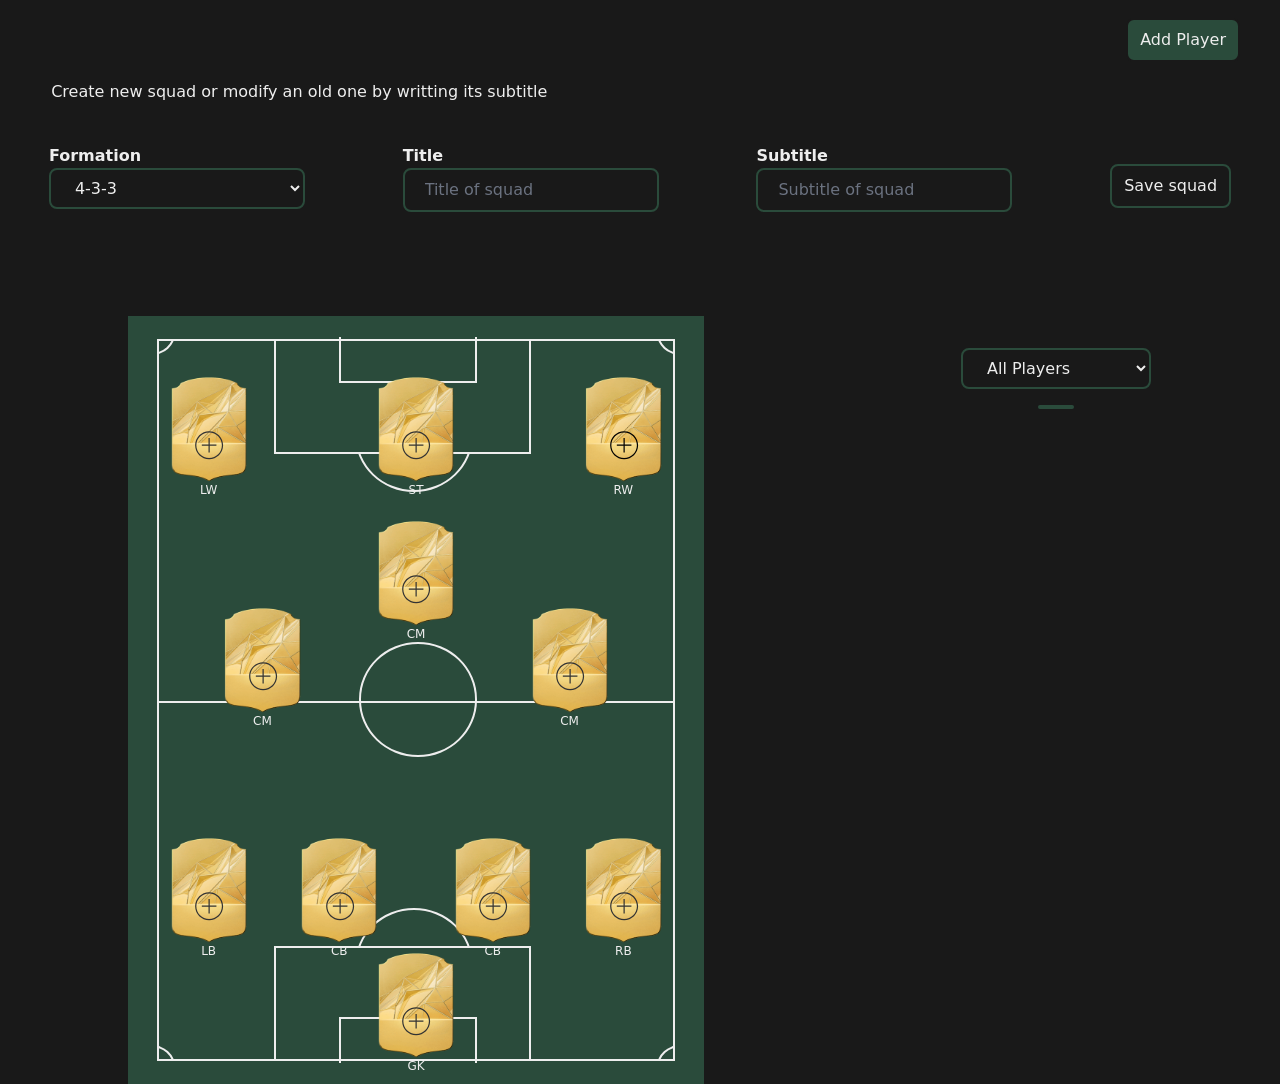
<file: index.html>
<!DOCTYPE html>
<html lang="en">
    <head>
        <meta charset="UTF-8">
        <meta name="viewport" content="width=device-width, initial-scale=1.0">
        <meta name="description" content="Build and manage your custom football team with dynamic formations, player stats, chemistry calculations, and more. An interactive Ultimate Team management app.">
        <meta name="keywords" content="football team, team management, player stats, chemistry calculation, formations, ultimate team, dynamic app">
        <meta name="author" content="FI">
        <title>FUT Champions Web App</title>
        <link rel="stylesheet" href="css/pitch.css">
        <script src="js/tailwind.js"></script>
        <link href="https://cdnjs.cloudflare.com/ajax/libs/font-awesome/5.15.3/css/all.min.css" rel="stylesheet"/>
    </head>
<body class="bg-[#191919]">
    <header class="h-20 flex items-center justify-end p-10">
        <button onclick="showAddPlayerModel()" class="px-3 py-2 bg-[#2a4b3b] text-[#eee] border-2 border-[#191919] rounded-lg focus:outline-none hover:bg-[#191919] hover:border-[#2a4b3b]">Add Player</button>
    </header>
    <!--  -->
    <h1 class="text-[#eee] ml-[4%]">Create new squad or modify an old one by writting its subtitle</h1>
    <div class="text-[#eee] py-10 flex flex-col lg:flex-row md:flex-row items-center md:items-start gap-y-10 lg:justify-around md:justify-around">
        <div class="w-11/12 lg:w-1/5 md:w-1/5 flex md:flex-col md:items-start items-center">
          <label for="formation_select" class="w-1/4 font-semibold mr-2">Formation</label>
          <select onchange="changeFormation(event)" class="w-full bg-[#191919] border-2 border-[#2a4b3b] py-2 pl-5 rounded-lg focus:outline-none" name="" id="formation_select">
            <option class=" hover:bg-[#191919]" value="4-3-3">4-3-3</option>
            <option value="4-4-2">4-4-2</option>
          </select>
        </div>
        <div class="w-11/12 lg:w-1/5 md:w-1/5 flex md:flex-col md:items-start items-center">
          <label for="squad_title" class="w-1/4 font-semibold mr-2">Title</label>
          <input class="w-full bg-[#191919] border-2 border-[#2a4b3b] py-2 pl-5 rounded-lg placeholder-gray-500" type="text" name="" id="squad_title" placeholder="Title of squad">
        </div>
    
        <div class="w-11/12 lg:w-1/5 md:w-1/5 flex md:flex-col md:items-start items-center">
          <label for="squad_subtitle" class="w-1/4 font-semibold mr-2">Subtitle</label>
          <input onchange="showPlayersOnCampo()" class="w-full bg-[#191919] border-2 border-[#2a4b3b] py-2 pl-5 rounded-lg placeholder-gray-500" type="text" name="" id="squad_subtitle" placeholder="Subtitle of squad">
        </div>
    
        <div>
          <button onclick="SaveSquad()" class="border-2 border-[#2a4b3b] py-2 px-3 rounded-lg hover:bg-[#2a4b3b] mt-5">Save squad</button>
        </div>
    </div>
    <main class="flex flex-col lg:flex-row md:flex-row justify-around items-center md:items-start">
        <!-- campo container -->
        <div class="campo_container w-full lg:w-[60%] md:w-[60%] pt-10 lg:pt-40 md:pt-36">
            <div id="campo w-full" class="relative campo">
                <div class="corner">
                  <div class="corner1"></div>
                  <div class="corner2"></div>
                </div>
                <div class="semi1"></div>
                <div class="semi2"></div>
                <div class="divisoria"></div>
                <div class="interior"></div>
                <div class="penalty"></div>

                <!-- carts -->
                <div id="campo_carts" class="absolute inset-0 w-full h-full z-10 -rotate-90">
                    <div id="LW" data-position="LW" data-player-id=""  class="cart text-[0.16rem] xl:text-[0.46rem] lg:text-[0.3rem] md:text-[0.2rem] absolute w-[12%] -translate-x-1/2 translate-y-[-100%] group">
                        <img src="src/assets/img/badge_gold.webp" alt="">
                        <button onclick="choosePlayerModal(event)" class=" absolute top-1/2 left-[34%]">
                            <svg xmlns="http://www.w3.org/2000/svg" x="0px" y="0px" width="50%" height="50%" viewBox="0 0 50 50">
                                <path d="M 25 2 C 12.309295 2 2 12.309295 2 25 C 2 37.690705 12.309295 48 25 48 C 37.690705 48 48 37.690705 48 25 C 48 12.309295 37.690705 2 25 2 z M 25 4 C 36.609824 4 46 13.390176 46 25 C 46 36.609824 36.609824 46 25 46 C 13.390176 46 4 36.609824 4 25 C 4 13.390176 13.390176 4 25 4 z M 24 13 L 24 24 L 13 24 L 13 26 L 24 26 L 24 37 L 26 37 L 26 26 L 37 26 L 37 24 L 26 24 L 26 13 L 24 13 z" style="fill: #333333;"></path>
                            </svg>
                        </button>
                    <div class="position_abr text-[#eee] text-center -mt-2 font-medium text-xs">LW</div>
                    </div>
                    <div id="ST" data-position="ST" data-player-id="" class="cart text-[0.16rem] xl:text-[0.46rem] lg:text-[0.3rem] md:text-[0.2rem] absolute w-[12%] -translate-x-1/2 translate-y-[-100%] group">
                      <img src="src/assets/img/badge_gold.webp" alt="">
                      <button onclick="choosePlayerModal(event)" class=" absolute top-1/2 left-[34%]">
                          <svg xmlns="http://www.w3.org/2000/svg" x="0px" y="0px" width="50%" height="50%" viewBox="0 0 50 50">
                              <path d="M 25 2 C 12.309295 2 2 12.309295 2 25 C 2 37.690705 12.309295 48 25 48 C 37.690705 48 48 37.690705 48 25 C 48 12.309295 37.690705 2 25 2 z M 25 4 C 36.609824 4 46 13.390176 46 25 C 46 36.609824 36.609824 46 25 46 C 13.390176 46 4 36.609824 4 25 C 4 13.390176 13.390176 4 25 4 z M 24 13 L 24 24 L 13 24 L 13 26 L 24 26 L 24 37 L 26 37 L 26 26 L 37 26 L 37 24 L 26 24 L 26 13 L 24 13 z" style="fill: #333333;"></path>
                          </svg>
                      </button>
                  <div class="position_abr text-[#eee] text-center -mt-2 font-medium text-xs">ST</div>
                    </div>
                    <div id="RW" data-position="RW" data-player-id=""  class="cart text-[0.16rem] xl:text-[0.46rem] lg:text-[0.3rem] md:text-[0.2rem] absolute w-[12%] -translate-x-1/2 translate-y-[-100%] group">
                        <img src="src/assets/img/badge_gold.webp" alt="">
                        <button onclick="choosePlayerModal(event)" class=" absolute top-1/2 left-[34%]">
                            <svg xmlns="http://www.w3.org/2000/svg" x="0px" y="0px" width="50%" height="50%" viewBox="0 0 50 50">
                                <path d="M 25 2 C 12.309295 2 2 12.309295 2 25 C 2 37.690705 12.309295 48 25 48 C 37.690705 48 48 37.690705 48 25 C 48 12.309295 37.690705 2 25 2 z M 25 4 C 36.609824 4 46 13.390176 46 25 C 46 36.609824 36.609824 46 25 46 C 13.390176 46 4 36.609824 4 25 C 4 13.390176 13.390176 4 25 4 z M 24 13 L 24 24 L 13 24 L 13 26 L 24 26 L 24 37 L 26 37 L 26 26 L 37 26 L 37 24 L 26 24 L 26 13 L 24 13 z" RWyle="fill: #333333;"></path>
                            </svg>
                        </button>
                    <div class="position_abr text-[#eee] text-center -mt-2 font-medium text-xs">RW</div>
                    </div>
                    <div id="CM1" data-position="CM" data-player-id=""  class="cart text-[0.16rem] xl:text-[0.46rem] lg:text-[0.3rem] md:text-[0.2rem] absolute w-[12%] -translate-x-1/2 translate-y-[-100%] group">
                        <img src="src/assets/img/badge_gold.webp" alt="">
                        <button onclick="choosePlayerModal(event)" class=" absolute top-1/2 left-[34%]">
                            <svg xmlns="http://www.w3.org/2000/svg" x="0px" y="0px" width="50%" height="50%" viewBox="0 0 50 50">
                                <path d="M 25 2 C 12.309295 2 2 12.309295 2 25 C 2 37.690705 12.309295 48 25 48 C 37.690705 48 48 37.690705 48 25 C 48 12.309295 37.690705 2 25 2 z M 25 4 C 36.609824 4 46 13.390176 46 25 C 46 36.609824 36.609824 46 25 46 C 13.390176 46 4 36.609824 4 25 C 4 13.390176 13.390176 4 25 4 z M 24 13 L 24 24 L 13 24 L 13 26 L 24 26 L 24 37 L 26 37 L 26 26 L 37 26 L 37 24 L 26 24 L 26 13 L 24 13 z" style="fill: #333333;"></path>
                            </svg>
                        </button>
                    <div class="position_abr text-[#eee] text-center -mt-2 font-medium text-xs">CM</div>
                    </div>
                    <div id="CM3" data-position="CM" data-player-id=""  class="cart text-[0.16rem] xl:text-[0.46rem] lg:text-[0.3rem] md:text-[0.2rem] absolute w-[12%] -translate-x-1/2 translate-y-[-100%] group">
                        <img src="src/assets/img/badge_gold.webp" alt="">
                        <button onclick="choosePlayerModal(event)" class=" absolute top-1/2 left-[34%]">
                            <svg xmlns="http://www.w3.org/2000/svg" x="0px" y="0px" width="50%" height="50%" viewBox="0 0 50 50">
                                <path d="M 25 2 C 12.309295 2 2 12.309295 2 25 C 2 37.690705 12.309295 48 25 48 C 37.690705 48 48 37.690705 48 25 C 48 12.309295 37.690705 2 25 2 z M 25 4 C 36.609824 4 46 13.390176 46 25 C 46 36.609824 36.609824 46 25 46 C 13.390176 46 4 36.609824 4 25 C 4 13.390176 13.390176 4 25 4 z M 24 13 L 24 24 L 13 24 L 13 26 L 24 26 L 24 37 L 26 37 L 26 26 L 37 26 L 37 24 L 26 24 L 26 13 L 24 13 z" style="fill: #333333;"></path>
                            </svg>
                        </button>
                    <div class="position_abr text-[#eee] text-center -mt-2 font-medium text-xs">CM</div>
                    </div>
                    <div id="CM2" data-position="CM" data-player-id=""  class="cart text-[0.16rem] xl:text-[0.46rem] lg:text-[0.3rem] md:text-[0.2rem] absolute w-[12%] -translate-x-1/2 translate-y-[-100%] group">
                        <img src="src/assets/img/badge_gold.webp" alt="">
                        <button onclick="choosePlayerModal(event)" class=" absolute top-1/2 left-[34%]">
                            <svg xmlns="http://www.w3.org/2000/svg" x="0px" y="0px" width="50%" height="50%" viewBox="0 0 50 50">
                                <path d="M 25 2 C 12.309295 2 2 12.309295 2 25 C 2 37.690705 12.309295 48 25 48 C 37.690705 48 48 37.690705 48 25 C 48 12.309295 37.690705 2 25 2 z M 25 4 C 36.609824 4 46 13.390176 46 25 C 46 36.609824 36.609824 46 25 46 C 13.390176 46 4 36.609824 4 25 C 4 13.390176 13.390176 4 25 4 z M 24 13 L 24 24 L 13 24 L 13 26 L 24 26 L 24 37 L 26 37 L 26 26 L 37 26 L 37 24 L 26 24 L 26 13 L 24 13 z" style="fill: #333333;"></path>
                            </svg>
                        </button>
                    <div class="position_abr text-[#eee] text-center -mt-2 font-medium text-xs">CM</div>
                    </div>
                    <div id="LB" data-position="LB" data-player-id=""  class="cart text-[0.16rem] xl:text-[0.46rem] lg:text-[0.3rem] md:text-[0.2rem] absolute w-[12%] -translate-x-1/2 translate-y-[-100%] group">
                        <img src="src/assets/img/badge_gold.webp" alt="">
                        <button onclick="choosePlayerModal(event)" class=" absolute top-1/2 left-[34%]">
                            <svg xmlns="http://www.w3.org/2000/svg" x="0px" y="0px" width="50%" height="50%" viewBox="0 0 50 50">
                                <path d="M 25 2 C 12.309295 2 2 12.309295 2 25 C 2 37.690705 12.309295 48 25 48 C 37.690705 48 48 37.690705 48 25 C 48 12.309295 37.690705 2 25 2 z M 25 4 C 36.609824 4 46 13.390176 46 25 C 46 36.609824 36.609824 46 25 46 C 13.390176 46 4 36.609824 4 25 C 4 13.390176 13.390176 4 25 4 z M 24 13 L 24 24 L 13 24 L 13 26 L 24 26 L 24 37 L 26 37 L 26 26 L 37 26 L 37 24 L 26 24 L 26 13 L 24 13 z" style="fill: #333333;"></path>
                            </svg>
                        </button>
                    <div class="position_abr text-[#eee] text-center -mt-2 font-medium text-xs">LB</div>
                    </div>
                    <div id="CB1" data-position="CB" data-player-id=""  class="cart text-[0.16rem] xl:text-[0.46rem] lg:text-[0.3rem] md:text-[0.2rem] absolute w-[12%] -translate-x-1/2 translate-y-[-100%] group">
                        <img src="src/assets/img/badge_gold.webp" alt="">
                        <button onclick="choosePlayerModal(event)" class=" absolute top-1/2 left-[34%]">
                            <svg xmlns="http://www.w3.org/2000/svg" x="0px" y="0px" width="50%" height="50%" viewBox="0 0 50 50">
                                <path d="M 25 2 C 12.309295 2 2 12.309295 2 25 C 2 37.690705 12.309295 48 25 48 C 37.690705 48 48 37.690705 48 25 C 48 12.309295 37.690705 2 25 2 z M 25 4 C 36.609824 4 46 13.390176 46 25 C 46 36.609824 36.609824 46 25 46 C 13.390176 46 4 36.609824 4 25 C 4 13.390176 13.390176 4 25 4 z M 24 13 L 24 24 L 13 24 L 13 26 L 24 26 L 24 37 L 26 37 L 26 26 L 37 26 L 37 24 L 26 24 L 26 13 L 24 13 z" style="fill: #333333;"></path>
                            </svg>
                        </button>
                    <div class="position_abr text-[#eee] text-center -mt-2 font-medium text-xs">CB</div>
                    </div>
                    <div id="CB2" data-position="CB" data-player-id=""  class="cart text-[0.16rem] xl:text-[0.46rem] lg:text-[0.3rem] md:text-[0.2rem] absolute w-[12%] -translate-x-1/2 translate-y-[-100%] group">
                        <img src="src/assets/img/badge_gold.webp" alt="">
                        <button onclick="choosePlayerModal(event)" class=" absolute top-1/2 left-[34%]">
                            <svg xmlns="http://www.w3.org/2000/svg" x="0px" y="0px" width="50%" height="50%" viewBox="0 0 50 50">
                                <path d="M 25 2 C 12.309295 2 2 12.309295 2 25 C 2 37.690705 12.309295 48 25 48 C 37.690705 48 48 37.690705 48 25 C 48 12.309295 37.690705 2 25 2 z M 25 4 C 36.609824 4 46 13.390176 46 25 C 46 36.609824 36.609824 46 25 46 C 13.390176 46 4 36.609824 4 25 C 4 13.390176 13.390176 4 25 4 z M 24 13 L 24 24 L 13 24 L 13 26 L 24 26 L 24 37 L 26 37 L 26 26 L 37 26 L 37 24 L 26 24 L 26 13 L 24 13 z" style="fill: #333333;"></path>
                            </svg>
                        </button>
                    <div class="position_abr text-[#eee] text-center -mt-2 font-medium text-xs">CB</div>
                    </div>
                    <div id="RB" data-position="RB" data-player-id=""  class="cart text-[0.16rem] xl:text-[0.46rem] lg:text-[0.3rem] md:text-[0.2rem] absolute w-[12%] -translate-x-1/2 translate-y-[-100%] group">
                        <img src="src/assets/img/badge_gold.webp" alt="">
                        <button onclick="choosePlayerModal(event)" class=" absolute top-1/2 left-[34%]">
                            <svg xmlns="http://www.w3.org/2000/svg" x="0px" y="0px" width="50%" height="50%" viewBox="0 0 50 50">
                                <path d="M 25 2 C 12.309295 2 2 12.309295 2 25 C 2 37.690705 12.309295 48 25 48 C 37.690705 48 48 37.690705 48 25 C 48 12.309295 37.690705 2 25 2 z M 25 4 C 36.609824 4 46 13.390176 46 25 C 46 36.609824 36.609824 46 25 46 C 13.390176 46 4 36.609824 4 25 C 4 13.390176 13.390176 4 25 4 z M 24 13 L 24 24 L 13 24 L 13 26 L 24 26 L 24 37 L 26 37 L 26 26 L 37 26 L 37 24 L 26 24 L 26 13 L 24 13 z" style="fill: #333333;"></path>
                            </svg>
                        </button>
                    <div class="position_abr text-[#eee] text-center -mt-2 font-medium text-xs">RB</div>
                    </div>
                    <div id="GK" data-position="GK" data-player-id=""  class="cart text-[0.16rem] xl:text-[0.46rem] lg:text-[0.3rem] md:text-[0.2rem] absolute w-[12%] -translate-x-1/2 translate-y-[-100%] group group">
                        <img src="src/assets/img/badge_gold.webp" alt="">
                        <button onclick="choosePlayerModal(event)" class=" absolute top-1/2 left-[34%]">
                            <svg xmlns="http://www.w3.org/2000/svg" x="0px" y="0px" width="50%" height="50%" viewBox="0 0 50 50">
                                <path d="M 25 2 C 12.309295 2 2 12.309295 2 25 C 2 37.690705 12.309295 48 25 48 C 37.690705 48 48 37.690705 48 25 C 48 12.309295 37.690705 2 25 2 z M 25 4 C 36.609824 4 46 13.390176 46 25 C 46 36.609824 36.609824 46 25 46 C 13.390176 46 4 36.609824 4 25 C 4 13.390176 13.390176 4 25 4 z M 24 13 L 24 24 L 13 24 L 13 26 L 24 26 L 24 37 L 26 37 L 26 26 L 37 26 L 37 24 L 26 24 L 26 13 L 24 13 z" style="fill: #333333;"></path>
                            </svg>
                        </button>
                        <div class="position_abr text-[#eee] text-center -mt-2 font-medium text-xs">GK</div>
                    </div>
                </div>
            </div>
        </div>
        <!-- right side container -->
        <div class="h-fit w-4/5 my-20 lg:w-[30%] md:w-[40%] text-[#eee] flex flex-col items-center">
          <!-- chemistry -->
            <div class="w-full">
              <!-- player chemistry -->
              
            </div>
            <select id="players_container_select" onchange="showPlayers()" name="" class="bg-[#191919] border-2 border-[#2a4b3b] py-2 pl-5 rounded-lg focus:outline-none my-4">
            <option value="all_players">All Players</option>
            <option value="squad_substitutes">Squad Substitutes</option>
            </select>
            <div id="aside_players_container" class="max-h-[60vh] lg:max-h-[80vh] md:max-h-[40vh] border-2 border-[#2a4b3b] rounded-md  grid grid-cols-3 gap-4 overflow-y-auto scrollbar-hidden" >
            <!-- players cards will appear here -->
            <div  class="player_card relative text-black ">
                <img src="src/assets/img/badge_gold.webp" alt="">
                <!-- position and number -->
                <div class="player_positoin flex flex-col absolute top-[25%] left-[15%] -space-y-1">
                  <p class="text-[0.5rem] lg:text-xs md:text-[0.6rem] font-bold">90</p>
                  <p class="text-[0.5rem] lg:text-xs md:text-[0.6rem]">CF</p> 
                </div>
                <!-- image -->
                <div class="player_image w-2/3 absolute top-[40%] left-1/2 transform -translate-x-1/2 -translate-y-1/2">
                  <img src="https://cdn.sofifa.net/players/158/023/25_120.png" alt="">
                </div>
                <!-- name and more -->
                <div class="w-4/5 flex flex-col items-center absolute top-[60%] lg:top-[62%] md:top-[60%] left-[10%]">
                  <p class="text-[0.5rem] lg:text-xs md:text-[0.6rem] font-bold">Messi</p>
                  <!-- player statistics -->
                  <div class="palyer_statistics w-full flex flex-row justify-between text-[0.3rem] lg:text-[0.5em] md:text-[0.08em]">
                    <div class="flex flex-col items-center -space-y-[0.1rem] md:-space-y-[0.15rem] lg:space-y-0">
                      <p class="font-semibold">PAC</p>
                      <p class="font-extrabold">80</p> 
                    </div>
                    <div class="flex flex-col items-center -space-y-[0.1rem] md:-space-y-[0.15rem] lg:space-y-0">
                      <p class="font-semibold">SHO</p>
                      <p class="font-extrabold">87</p> 
                    </div>
                    <div class="flex flex-col items-center -space-y-[0.1rem] md:-space-y-[0.15rem] lg:space-y-0">
                      <p class="font-semibold">PAS</p>
                      <p class="font-extrabold">90</p> 
                    </div>
                    <div class="flex flex-col items-center -space-y-[0.1rem] md:-space-y-[0.15rem] lg:space-y-0">
                      <p class="font-semibold">DRI</p>
                      <p class="font-extrabold">94</p> 
                    </div>
                    <div class="flex flex-col items-center -space-y-[0.1rem] md:-space-y-[0.15rem] lg:space-y-0">
                      <p class="font-semibold">DEF</p>
                      <p class="font-extrabold">33</p> 
                    </div>
                    <div class="flex flex-col items-center -space-y-[0.1rem] md:-space-y-[0.15rem] lg:space-y-0">
                      <p class="font-semibold">PHY</p>
                      <p class="font-extrabold">64</p> 
                    </div>
                  </div>
                  <!-- flags -->
                  <div class="palyer_statistics w-full flex flex-row justify-center gap-2">
                    <img src="https://cdn.sofifa.net/flags/pt.png" width="10%" alt="">
                    <img src="https://cdn.sofifa.net/meta/team/271/30.png" width="10%" alt="">
                    <img src="https://cdn.sofifa.net/meta/team/2506/120.png" width="10%" alt="">
                  </div>
                </div>
            </div>
            </div>
        </div>
    </main>
    <!-- choose player Modal -->
    <div id="choose_player_modal" class="fixed inset-0 bg-neutral-800 bg-opacity-50 flex items-center justify-center hidden">
        <div id="choose_modal_content" class="w-full lg:w-1/2 md:w-2/3 h-3/4 overflow-y-auto scrollbar-hidden mx-auto mt-10 p-4 bg-neutral-800 rounded-lg shadow-lg">
        <div id="close_choose_player_modal" class="flex justify-end items-center mb-4">
            <i class="fas fa-times text-gray-400 cursor-pointer text-xl"></i>
        </div>
        <div class="mb-4">
            <input class="w-full p-4 bg-neutral-700 text-white rounded-lg focus:outline-none" placeholder="search player" type="text">
        </div>
        <div id="players_container" class="flex flex-col gap-y-4">
            
        </div>
        </div>
    </div>

    <!-- add player Modal -->
    <div id="add_player_modal" class="fixed inset-0 bg-neutral-800 bg-opacity-50 flex items-center justify-center hidden">
      <div id="add_modal_content" class="w-11/12 lg:w-1/2 md:w-2/3 h-5/6 overflow-y-auto scrollbar-hidden mx-auto mt-10 p-4  bg-neutral-800 rounded-lg shadow-lg">
        <div id="close_add_player_modal" class="flex justify-end items-center mb-4">
          <i class="fas fa-times text-gray-400 cursor-pointer text-xl"></i>
        </div>
        <form id="add_player_form" class="text-white flex flex-col gap-y-10">
          <!-- Name and Photo -->
          <div class="flex justify-between items-end">
            <div class="flex flex-col w-2/3">
              <label for="player_name" class="mb-5">Player's Full Name</label>
              <input id="player_name" name="player_name" type="text" placeholder="Enter Full Name" class="p-2 bg-neutral-700 rounded-lg focus:outline-none">
            </div>
            <!-- Photo -->
            <div class="w-1/3 flex flex-col items-center">
              <label for="playerPhotoInput" class="text-white rounded-lg cursor-pointer">Choose Photo</label>
              <input type="file" id="playerPhotoInput" name="player_photo" accept="image/*" class="hidden" />
              <img id="playerPhotoPreview" class="mt-4 w-16" src="src/assets/img/user.png" alt="Player Photo Preview" />
            </div>
          </div>
          
          <!-- Nationality -->
          <div>
            <h1>Nationality</h1>
            <select id="nationality_select" name="nationality" class="p-2 bg-neutral-700 rounded-lg focus:outline-none w-2/3">
              <option value=""></option>
            </select>
          </div>
          
          <!-- Club -->
          <div>
            <h1>Club</h1>
            <select id="club_select" name="club" class="p-2 bg-neutral-700 rounded-lg focus:outline-none w-2/3">
              <option value=""></option>
            </select>
          </div>
          
          <!-- Position -->
          <div class="flex flex-col">
            <label for="player_position">Player Position:</label>
            <select id="player_position" name="position" onchange="statisticsFields()" class="p-2 bg-neutral-700 rounded-lg focus:outline-none w-2/3">
              <option value=""></option>
              <option value="RW">Right Wing (RW)</option>
              <option value="ST">Striker (ST)</option>
              <option value="CM">Central Midfielder (CM)</option>
              <option value="CB">Center Back (CB)</option>
              <option value="LW">Left Wing (LW)</option>
              <option value="GK">Goalkeeper (GK)</option>
              <option value="CDM">Central Defensive Midfielder (CDM)</option>
              <option value="LB">Left Back (LB)</option>
              <option value="RB">Right Back (RB)</option>
            </select>
          </div>        
          <p id="numberInputError" class="text-red-500"></p>
          <!-- Statistics -->
          <div class="statistics grid grid-cols-2 gap-x-16 gap-y-2">
            <!-- General Statistics -->
            <div class="flex flex-col">
              <label for="rating">Rating:</label>
              <input id="rating" name="rating" type="number" min="0" max="100" class="p-2 bg-neutral-700 rounded-lg focus:outline-none">
            </div>
            <div class="other_positions flex flex-col">
              <label for="pace">Pace:</label>
              <input id="pace" name="pace" type="number" min="0" max="100" class="p-2 bg-neutral-700 rounded-lg focus:outline-none">
            </div>
            <div class="other_positions flex flex-col">
              <label for="shooting">Shooting:</label>
              <input id="shooting" name="shooting" type="number" min="0" max="100" class="p-2 bg-neutral-700 rounded-lg focus:outline-none">
            </div>
            <div class="other_positions flex flex-col">
              <label for="passing">Passing:</label>
              <input id="passing" name="passing" type="number" min="0" max="100" class="p-2 bg-neutral-700 rounded-lg focus:outline-none">
            </div>
            <div class="other_positions flex flex-col">
              <label for="dribbling">Dribbling:</label>
              <input id="dribbling" name="dribbling" type="number" min="0" max="100" class="p-2 bg-neutral-700 rounded-lg focus:outline-none">
            </div>
            <div class="other_positions flex flex-col">
              <label for="defending">Defending:</label>
              <input id="defending" name="defending" type="number" min="0" max="100" class="p-2 bg-neutral-700 rounded-lg focus:outline-none">
            </div>
            <div class="other_positions flex flex-col ">
              <label for="physical">Physical:</label>
              <input id="physical" name="physical" type="number" min="0" max="100" class="p-2 bg-neutral-700 rounded-lg focus:outline-none">
            </div>
            
            <!-- GK Statistics -->
            <div class="gk_position hidden flex flex-col">
              <label for="diving">Diving:</label>
              <input id="diving" name="diving" type="number" min="0" max="100" class="p-2 bg-neutral-700 rounded-lg focus:outline-none">
            </div>
            <div class="gk_position hidden flex flex-col">
              <label for="handling">Handling:</label>
              <input id="handling" name="handling" type="number" min="0" max="100" class="p-2 bg-neutral-700 rounded-lg focus:outline-none">
            </div>
            <div class="gk_position hidden flex flex-col">
              <label for="kicking">Kicking:</label>
              <input id="kicking" name="kicking" type="number" min="0" max="100" class="p-2 bg-neutral-700 rounded-lg focus:outline-none">
            </div>
            <div class="gk_position hidden flex flex-col">
              <label for="reflexes">Reflexes:</label>
              <input id="reflexes" name="reflexes" type="number" min="0" max="100" class="p-2 bg-neutral-700 rounded-lg focus:outline-none">
            </div>
            <div class="gk_position hidden flex flex-col">
              <label for="speed">Speed:</label>
              <input id="speed" name="speed" type="number" min="0" max="100" class="p-2 bg-neutral-700 rounded-lg focus:outline-none">
            </div>
            <div class="gk_position hidden flex flex-col ">
              <label for="positioning" >Positioning:</label>
              <input id="positioning" name="positioning" type="number" min="0" max="100" class="p-2 bg-neutral-700 rounded-lg focus:outline-none">
            </div>
          </div>
          
          <!-- Submit Button -->
          <button id="save_player_btn" data-player-id="" name="save_player" type="submit" class="border-2 border-[#2a4b3b] rounded-lg w-1/4 py-2 self-end hover:bg-[#2a4b3b]">Save</button>
        </form>
            
      </div>
    </div>

    <!-- scripts -->
    <script src="js/postions.js"></script>
    <script src="js/script.js"></script>
    <script src="js/squads.js"></script>
    <script>
        // Handle image preview
        document.getElementById("playerPhotoInput").addEventListener("change", function(event) {
        const file = event.target.files[0];
        if (file) {
            const reader = new FileReader();
            reader.onload = function(e) {
            const imgElement = document.getElementById("playerPhotoPreview");
            imgElement.src = e.target.result;
            imgElement.classList.remove("hidden"); // Show image preview
            };
            reader.readAsDataURL(file); // Read the file as a data URL
        }
        });
    </script>  
</body>
</html>
</file>
<file: css/pitch.css>
/* Centrado vertical */
.centrar {
  display: inline-block;
  height: 100%;
  width: 0;
}
/* Campo */
.campo {
  transform: rotate(90deg);
  position: relative;
  display: inline-block;
  width: 100%;
  height: 0;
  margin: 0 0 0 0 !important;
  padding: 0 0 75% 0 !important;
  background: #2a4b3b;
}
/* Marcas interiores */
.interior, .divisoria,
.semi1, .semi2,
.corner {
  position: absolute;
  top: 0;
  bottom: 0;
  left: 0;
  right: 0;
  width: 94%;
  height: 90%;
  margin: auto;
  border: 2px solid #eee;
}
/* Línea divisoria */
.divisoria:after, .divisoria:before {
  content: "";
  position: absolute;
  left: 50%;
  display: block;
  width: 0;
  height: 100%;
  margin-left: .5px;
  border: 1px solid #eee;  
}
/* Circulo central */
.divisoria:before {
  top: 50%;
  width: 16%;
  height: 0;
  margin: -8% 0 0 -8%;
  margin-top: calc(-8% - 4px);
  margin-left: calc(-8% - .5px);
  padding-bottom: 16%;
  border-radius: 50%;
  border: 2px solid #eee;
}
/* Porterias */
.campo:before, .campo:after {
  content: "";
  position: absolute;
  top: 50%;
  left: 3%;
  margin: -8% 0 0 -2px;
  display: block;
  width: 6%;
  height: 24%;
  border: 2px solid #eee;
  z-index: 2;
}
.campo::before{
    border-left: none;
}
.campo::after{
    border-right: none;
}
/* Porteria derecha */
.campo:after {
  left: auto;
  right: 3%;
  margin-right: -2px;
}
/* Area penalty */
.interior:before, .interior:after {
  content: "";
  position: absolute;
  top: 50%;
  left: 0;
  margin: -16% 0 0 -2px;
  display: block;
  width: 16%;
  height: 50%;
  background: #2a4b3b;
  border: 2px solid #eee;
}
/* Area penalty derecha*/
.interior:after {
  left: auto;
  right: 0;
  margin: -16% -2px 0 0;
}

.semi2:before {
  left: auto;
  right: 12%;
}
/* Semicirculos porterias */
.semi1:after, .semi2:after {
  content: "";
  position: absolute;
  top: 50%;
  left: 5%;
  width: 16%;
  height: 0;
  margin: -8% 0 0 0;
  padding-bottom: 16%;
  border: 2px solid #eee;
  border-radius: 50%;
}
.semi2:after {
  left: auto;
  right: 5%;
}
.corner {
  overflow: hidden;
}
.corner1:before, .corner2:before,
.corner1:after, .corner2:after {
 content: "";
  position: absolute;
  top: -6%;
  left: -4%;
  width: 6%;
  height: 0;
  margin: 0 0 0 0;
  padding-bottom: 6%;
  border: 2px solid #eee;
  border-radius: 50%;
}
.corner1:after {
  left: auto;
  right: -4%;
}
.corner2:before {
  top: auto;
  bottom: -6%;
}
.corner2:after {
  top: auto;
  bottom: -6%;
  left: auto;
  right: -4%;
}


/* hide  scroll bar */
.scrollbar-hidden::-webkit-scrollbar {
  display: none;
}
.scrollbar-hidden {
  -ms-overflow-style: none; /* Internet Explorer 10+ */
  scrollbar-width: none; /* Firefox */
}
</file>
